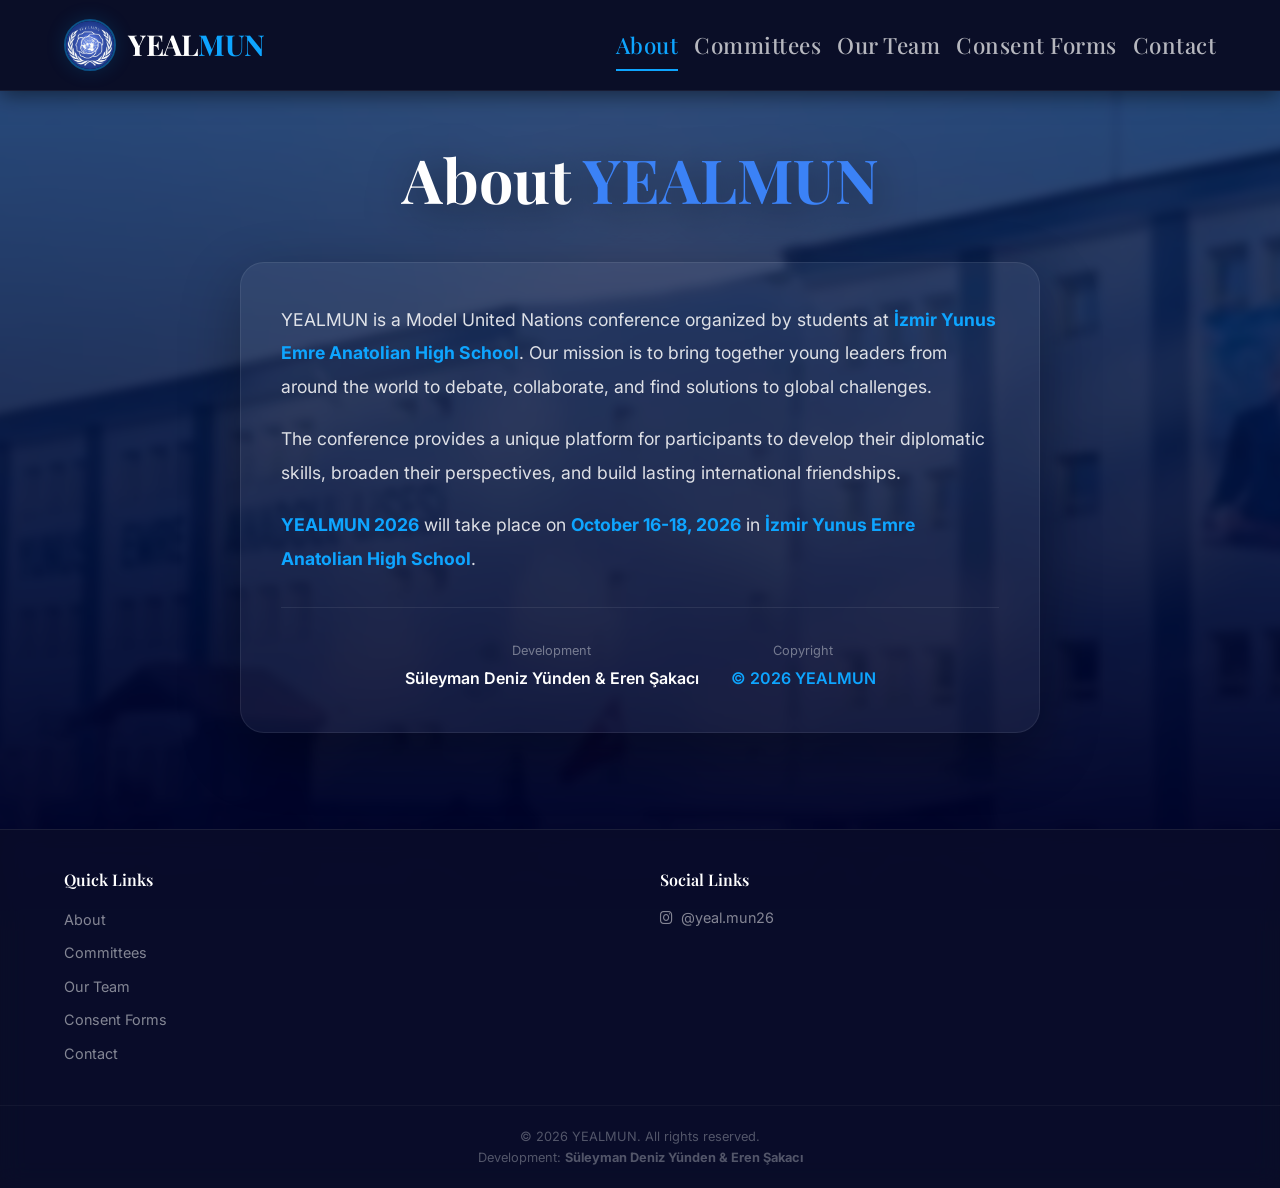
<file: about.html>
<!DOCTYPE html>
<html lang="en">
<head>
    <meta charset="UTF-8">
    <meta name="viewport" content="width=device-width, initial-scale=1.0">
    <title>YEALMUN – About</title>
    <link rel="icon" type="image/jpeg" href="assets/yealmun_logo.jpg">
    
    <link rel="preconnect" href="https://fonts.googleapis.com">
    <link rel="preconnect" href="https://fonts.gstatic.com" crossorigin>
    <link rel="preconnect" href="https://cdnjs.cloudflare.com">

    <link rel="stylesheet" href="css/style.css?v=20260807">
    <link rel="stylesheet" href="https://cdnjs.cloudflare.com/ajax/libs/font-awesome/6.0.0-beta3/css/all.min.css">
    <link href="https://fonts.googleapis.com/css2?family=Playfair+Display:wght@400;600;700&family=Inter:wght@300;400;500;600;700&display=swap" rel="stylesheet">
</head>
<body>
    <header class="site-header">
        <div class="container header-container">
            <div class="logo-area">
                <a href="index.html" class="logo-link">
                    <img src="assets/yealmun_logo.jpg" alt="YEALMUN Logo" class="logo-img">
                    <span class="logo-text">YEAL<span>MUN</span></span>
                </a>
            </div>
            <button class="mobile-menu-btn" id="mobileMenuBtn" aria-label="Toggle navigation"><i class="fas fa-bars"></i></button>
            <nav class="main-nav" aria-label="Main navigation">
                <ul class="nav-list">
                    <li><a href="about.html" class="nav-link active">About</a></li>
                    <li><a href="committees.html" class="nav-link">Committees</a></li>
                    <li><a href="team.html" class="nav-link">Our Team</a></li>
                    <li><a href="consent.html" class="nav-link">Consent Forms</a></li>
                    <li><a href="contact.html" class="nav-link">Contact</a></li>
                </ul>
            </nav>
        </div>
    </header>

    <main>
        <section class="page-section reveal">
            <div class="container">
                <div class="section-header reveal">
                    <h1>About <span>YEALMUN</span></h1>
                </div>

                <div class="reveal" style="max-width: 800px; margin: 0 auto; background: rgba(255,255,255,0.05); backdrop-filter: blur(12px); -webkit-backdrop-filter: blur(12px); border: 1px solid rgba(255,255,255,0.08); border-radius: 24px; padding: 2.5rem; box-shadow: 0 20px 60px rgba(0,0,0,0.3);">
                    <p style="font-size: 1.1rem; line-height: 1.9; color: rgba(255,255,255,0.85); margin-bottom: 1.2rem;">
                        YEALMUN is a Model United Nations conference organized by students at 
                        <strong style="color: #0ea5ff;">İzmir Yunus Emre Anatolian High School</strong>. Our mission is to bring together
                        young leaders from around the world to debate, collaborate, and find solutions to 
                        global challenges.
                    </p>
                    <p style="font-size: 1.1rem; line-height: 1.9; color: rgba(255,255,255,0.85); margin-bottom: 1.2rem;">
                        The conference provides a unique platform for participants to develop their diplomatic 
                        skills, broaden their perspectives, and build lasting international friendships.
                    </p>
                    <p style="font-size: 1.1rem; line-height: 1.9; color: rgba(255,255,255,0.85); margin-bottom: 1.2rem;">
                        <strong style="color: #0ea5ff;">YEALMUN 2026</strong> will take place on <strong style="color: #0ea5ff;">October 16-18, 2026</strong> 
                        in <strong style="color: #0ea5ff;">İzmir Yunus Emre Anatolian High School</strong>.
                    </p>

                    <hr style="margin: 2rem 0; border: none; border-top: 1px solid rgba(255,255,255,0.08);">

                    <div style="display: flex; flex-wrap: wrap; gap: 2rem; justify-content: center; text-align: center;">
                        <div>
                            <p style="font-size: 0.8rem; color: rgba(255,255,255,0.4); margin-bottom: 0.2rem;">Development</p>
                            <p style="font-size: 1rem; font-weight: 600; color: #ffffff;">Süleyman Deniz Yünden &amp; Eren Şakacı</p>
                        </div>
                        <div>
                            <p style="font-size: 0.8rem; color: rgba(255,255,255,0.4); margin-bottom: 0.2rem;">Copyright</p>
                            <p style="font-size: 1rem; font-weight: 600; color: #0ea5ff;">© 2026 YEALMUN</p>
                        </div>
                    </div>
                </div>
            </div>
        </section>
    </main>

    <footer class="site-footer">
        <div class="container footer-container">
            <div class="footer-col">
                <h4>Quick Links</h4>
                <ul>
                    <li><a href="about.html">About</a></li>
                    <li><a href="committees.html">Committees</a></li>
                    <li><a href="team.html">Our Team</a></li>
                    <li><a href="consent.html">Consent Forms</a></li>
                    <li><a href="contact.html">Contact</a></li>
                </ul>
            </div>
            <div class="footer-col">
                <h4>Social Links</h4>
                <ul class="social-links">
                    <li><a href="https://www.instagram.com/yeal.mun26" target="_blank"><i class="fab fa-instagram"></i> @yeal.mun26</a></li>
                </ul>
            </div>
        </div>
        <div class="footer-bottom">
            <p>&copy; 2026 YEALMUN. All rights reserved.</p>
            <p class="credit">Development: <strong>Süleyman Deniz Yünden &amp; Eren Şakacı</strong></p>
        </div>
    </footer>

    <script src="js/scripts.js?v=20260807"></script>
</body>
</html>
</file>
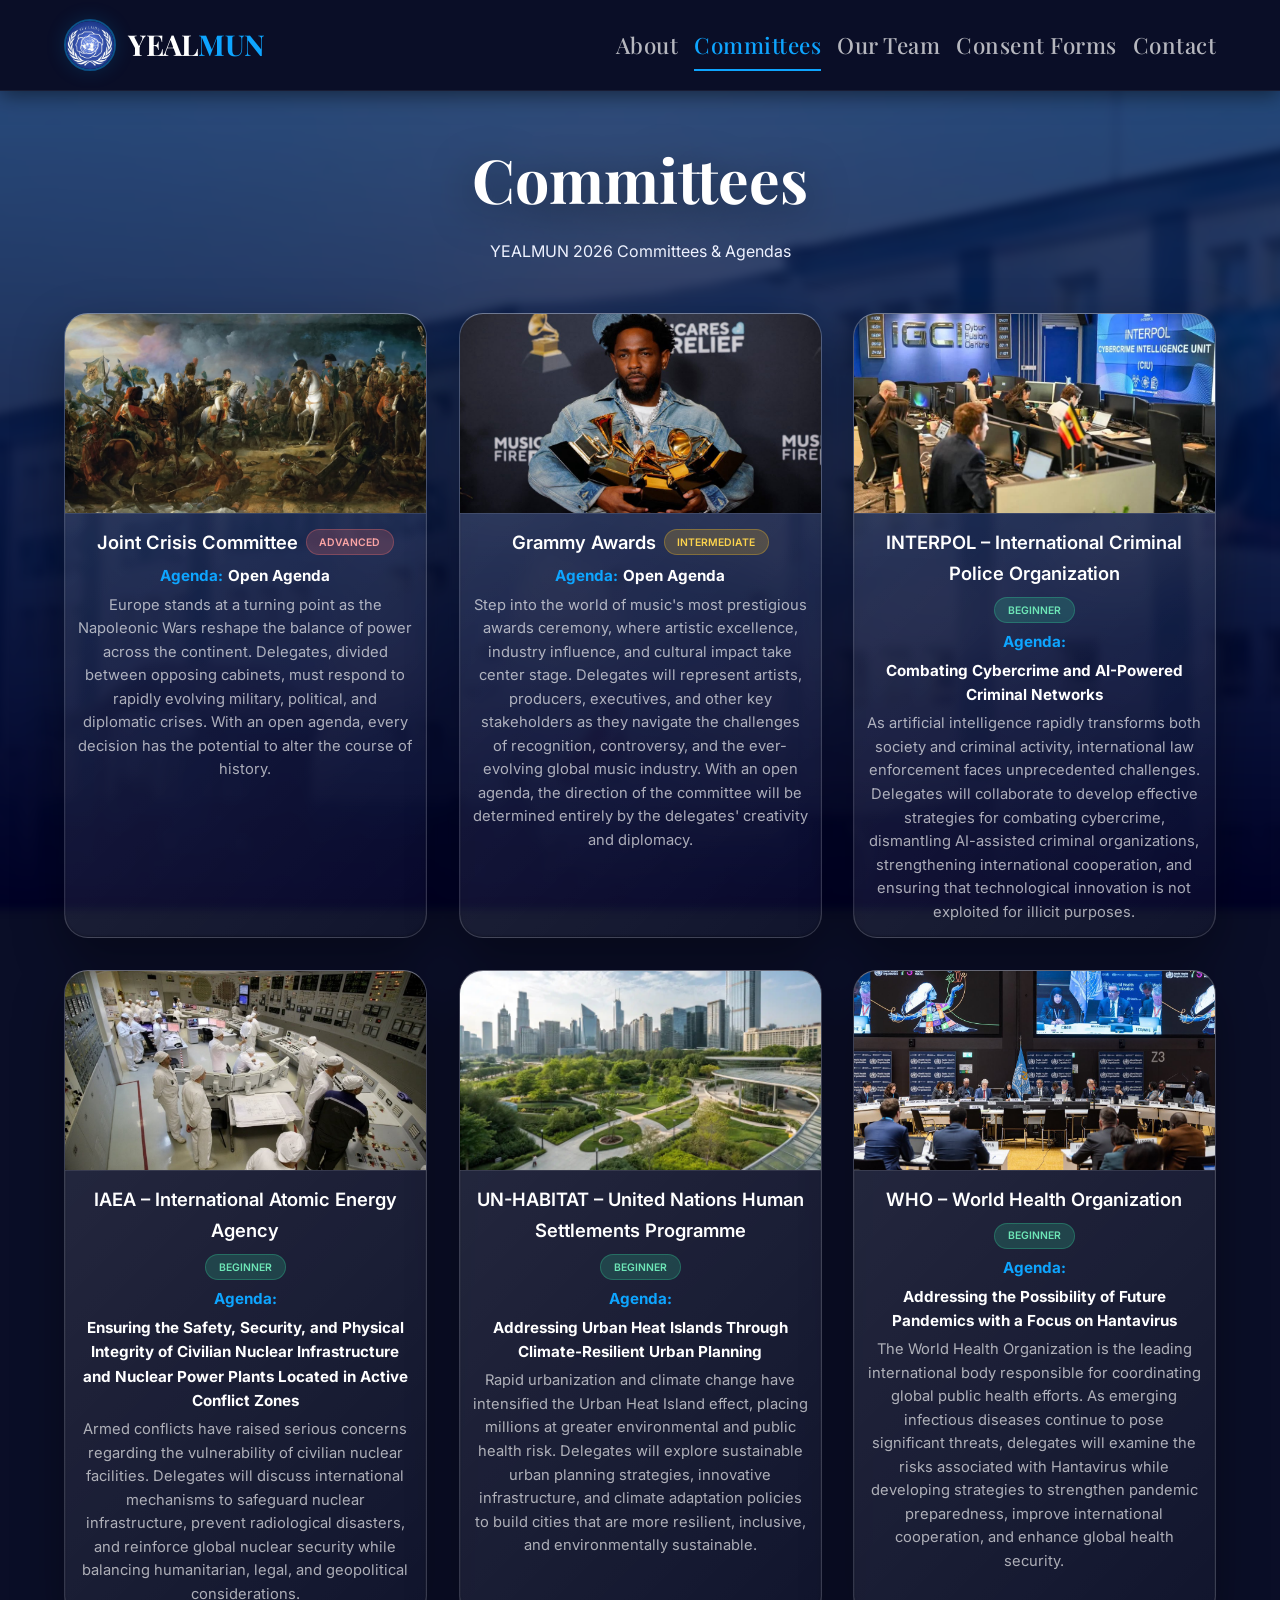
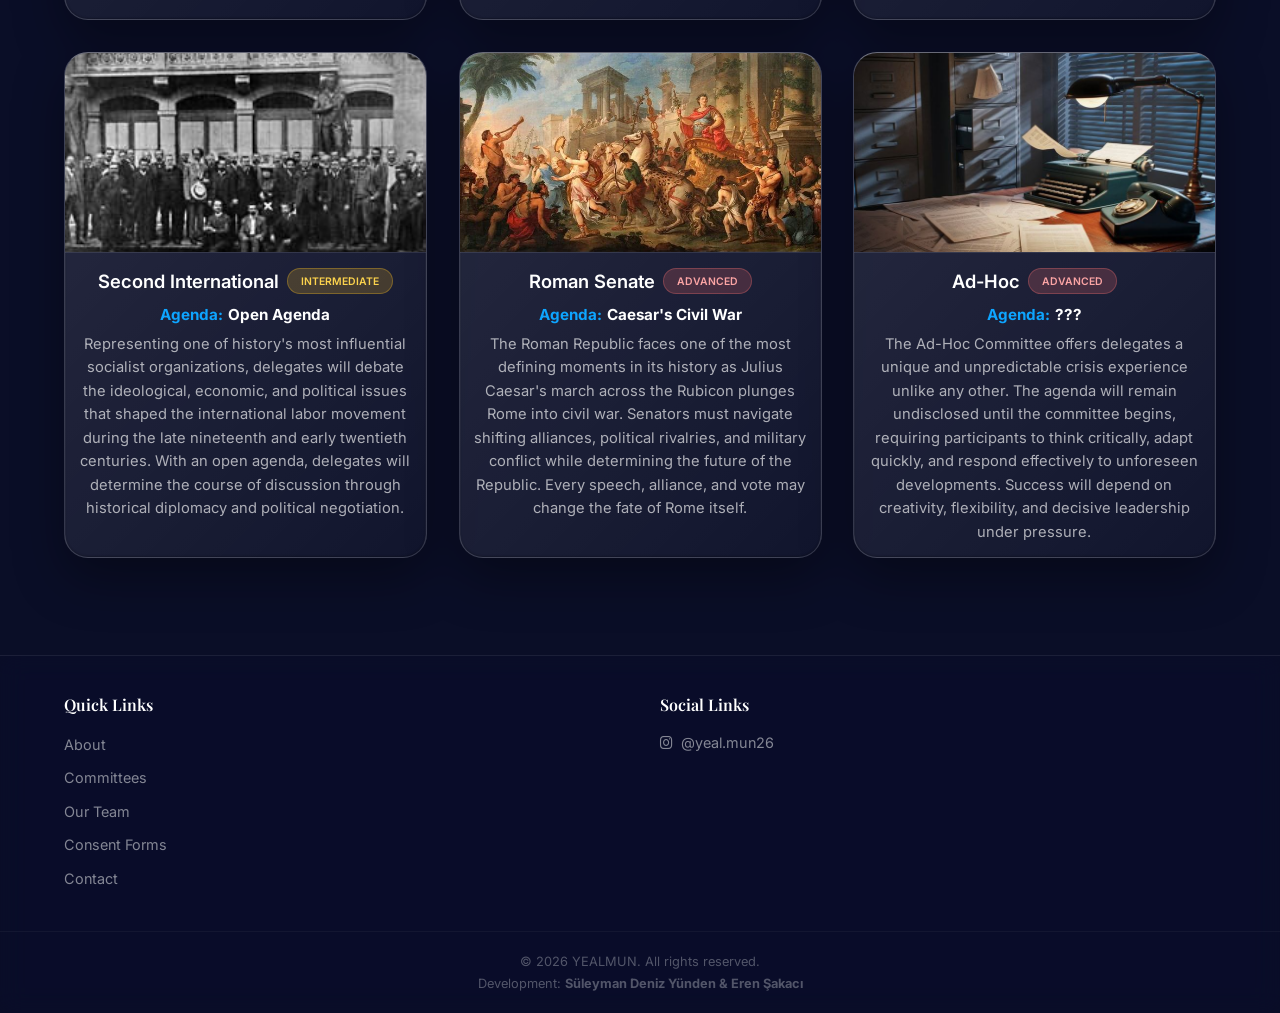
<file: committees.html>
<!DOCTYPE html>
<html lang="en">
<head>
    <meta charset="UTF-8">
    <meta name="viewport" content="width=device-width, initial-scale=1.0">
    <meta http-equiv="Cache-Control" content="no-cache, no-store, must-revalidate">
    <meta http-equiv="Pragma" content="no-cache">
    <meta http-equiv="Expires" content="0">
    <meta name="description" content="YEALMUN 2026 Committees and agendas.">
    <meta name="theme-color" content="#050507">
    
    <title>YEALMUN – Committees</title>
    <link rel="icon" type="image/jpeg" href="assets/yealmun_logo.jpg">
    <link rel="stylesheet" href="css/style.css?v=20260807">
    <link rel="stylesheet" href="https://cdnjs.cloudflare.com/ajax/libs/font-awesome/6.0.0-beta3/css/all.min.css">
    <link href="https://fonts.googleapis.com/css2?family=Playfair+Display:wght@400;600;700&family=Inter:wght@300;400;500;600;700&display=swap" rel="stylesheet">
</head>
<body>
    <header class="site-header">
        <div class="container header-container">
            <div class="logo-area">
                <a href="index.html" class="logo-link">
                    <img src="assets/yealmun_logo.jpg" alt="YEALMUN Logo" class="logo-img">
                    <span class="logo-text">YEAL<span>MUN</span></span>
                </a>
            </div>
            <button class="mobile-menu-btn" id="mobileMenuBtn" aria-label="Toggle navigation"><i class="fas fa-bars"></i></button>
            <nav class="main-nav" aria-label="Main navigation">
                <ul class="nav-list">
                    <li><a href="about.html" class="nav-link">About</a></li>
                    <li><a href="committees.html" class="nav-link active">Committees</a></li>
                    <li><a href="team.html" class="nav-link">Our Team</a></li>
                    <li><a href="consent.html" class="nav-link">Consent Forms</a></li>
                    <li><a href="contact.html" class="nav-link">Contact</a></li>
                </ul>
            </nav>
        </div>
    </header>

    <main>
        <section class="page-section reveal">
            <div class="container">
                <div class="section-header reveal">
                    <h1>Committees</h1>
                    <p>YEALMUN 2026 Committees &amp; Agendas</p>
                </div>

                <div class="committees-grid">

                    <!-- 1. Joint Crisis Committee – Advanced -->
                    <div class="committee-card-item reveal">
                        <img src="assets/joint_crisis.jpeg" alt="Joint Crisis Committee" class="committee-image">
                        <h3>Joint Crisis Committee <span class="difficulty advanced">Advanced</span></h3>
                        <div class="committee-agenda">
                            <div class="agenda-header">
                                <span class="agenda-label"><strong>Agenda:</strong></span>
                                <span class="agenda-title"><strong>Open Agenda</strong></span>
                            </div>
                            <p>Europe stands at a turning point as the Napoleonic Wars reshape the balance of power across the continent. Delegates, divided between opposing cabinets, must respond to rapidly evolving military, political, and diplomatic crises. With an open agenda, every decision has the potential to alter the course of history.</p>
                        </div>
                    </div>

                    <!-- 2. Grammy Awards – Intermediate -->
                    <div class="committee-card-item reveal">
                        <img src="assets/grammy_awards.jpeg" alt="Grammy Awards" class="committee-image">
                        <h3>Grammy Awards <span class="difficulty intermediate">Intermediate</span></h3>
                        <div class="committee-agenda">
                            <div class="agenda-header">
                                <span class="agenda-label"><strong>Agenda:</strong></span>
                                <span class="agenda-title"><strong>Open Agenda</strong></span>
                            </div>
                            <p>Step into the world of music's most prestigious awards ceremony, where artistic excellence, industry influence, and cultural impact take center stage. Delegates will represent artists, producers, executives, and other key stakeholders as they navigate the challenges of recognition, controversy, and the ever-evolving global music industry. With an open agenda, the direction of the committee will be determined entirely by the delegates' creativity and diplomacy.</p>
                        </div>
                    </div>

                    <!-- 3. INTERPOL – Beginner -->
                    <div class="committee-card-item reveal">
                        <img src="assets/interpol_international_criminal_police_organization.jpeg" alt="INTERPOL" class="committee-image">
                        <h3>INTERPOL – International Criminal Police Organization <span class="difficulty beginner">Beginner</span></h3>
                        <div class="committee-agenda">
                            <div class="agenda-header">
                                <span class="agenda-label"><strong>Agenda:</strong></span>
                                <span class="agenda-title"><strong>Combating Cybercrime and AI-Powered Criminal Networks</strong></span>
                            </div>
                            <p>As artificial intelligence rapidly transforms both society and criminal activity, international law enforcement faces unprecedented challenges. Delegates will collaborate to develop effective strategies for combating cybercrime, dismantling AI-assisted criminal organizations, strengthening international cooperation, and ensuring that technological innovation is not exploited for illicit purposes.</p>
                        </div>
                    </div>

                    <!-- 4. IAEA – Beginner -->
                    <div class="committee-card-item reveal">
                        <img src="assets/IAEA_international.jpeg" alt="IAEA" class="committee-image">
                        <h3>IAEA – International Atomic Energy Agency <span class="difficulty beginner">Beginner</span></h3>
                        <div class="committee-agenda">
                            <div class="agenda-header">
                                <span class="agenda-label"><strong>Agenda:</strong></span>
                                <span class="agenda-title"><strong>Ensuring the Safety, Security, and Physical Integrity of Civilian Nuclear Infrastructure and Nuclear Power Plants Located in Active Conflict Zones</strong></span>
                            </div>
                            <p>Armed conflicts have raised serious concerns regarding the vulnerability of civilian nuclear facilities. Delegates will discuss international mechanisms to safeguard nuclear infrastructure, prevent radiological disasters, and reinforce global nuclear security while balancing humanitarian, legal, and geopolitical considerations.</p>
                        </div>
                    </div>

                    <!-- 5. UN-HABITAT – Beginner -->
                    <div class="committee-card-item reveal">
                        <img src="assets/UNHABITAT.jpeg" alt="UN-HABITAT" class="committee-image">
                        <h3>UN-HABITAT – United Nations Human Settlements Programme <span class="difficulty beginner">Beginner</span></h3>
                        <div class="committee-agenda">
                            <div class="agenda-header">
                                <span class="agenda-label"><strong>Agenda:</strong></span>
                                <span class="agenda-title"><strong>Addressing Urban Heat Islands Through Climate-Resilient Urban Planning</strong></span>
                            </div>
                            <p>Rapid urbanization and climate change have intensified the Urban Heat Island effect, placing millions at greater environmental and public health risk. Delegates will explore sustainable urban planning strategies, innovative infrastructure, and climate adaptation policies to build cities that are more resilient, inclusive, and environmentally sustainable.</p>
                        </div>
                    </div>

                    <!-- 6. WHO – Beginner -->
                    <div class="committee-card-item reveal">
                        <img src="assets/WHO.jpeg" alt="WHO" class="committee-image">
                        <h3>WHO – World Health Organization <span class="difficulty beginner">Beginner</span></h3>
                        <div class="committee-agenda">
                            <div class="agenda-header">
                                <span class="agenda-label"><strong>Agenda:</strong></span>
                                <span class="agenda-title"><strong>Addressing the Possibility of Future Pandemics with a Focus on Hantavirus</strong></span>
                            </div>
                            <p>The World Health Organization is the leading international body responsible for coordinating global public health efforts. As emerging infectious diseases continue to pose significant threats, delegates will examine the risks associated with Hantavirus while developing strategies to strengthen pandemic preparedness, improve international cooperation, and enhance global health security.</p>
                        </div>
                    </div>

                    <!-- 7. Second International – Intermediate -->
                    <div class="committee-card-item reveal">
                        <img src="assets/second_international.png" alt="Second International" class="committee-image">
                        <h3>Second International <span class="difficulty intermediate">Intermediate</span></h3>
                        <div class="committee-agenda">
                            <div class="agenda-header">
                                <span class="agenda-label"><strong>Agenda:</strong></span>
                                <span class="agenda-title"><strong>Open Agenda</strong></span>
                            </div>
                            <p>Representing one of history's most influential socialist organizations, delegates will debate the ideological, economic, and political issues that shaped the international labor movement during the late nineteenth and early twentieth centuries. With an open agenda, delegates will determine the course of discussion through historical diplomacy and political negotiation.</p>
                        </div>
                    </div>

                    <!-- 8. Roman Senate – Advanced -->
                    <div class="committee-card-item reveal">
                        <img src="assets/roman_senate.jpeg" alt="Roman Senate" class="committee-image">
                        <h3>Roman Senate <span class="difficulty advanced">Advanced</span></h3>
                        <div class="committee-agenda">
                            <div class="agenda-header">
                                <span class="agenda-label"><strong>Agenda:</strong></span>
                                <span class="agenda-title"><strong>Caesar's Civil War</strong></span>
                            </div>
                            <p>The Roman Republic faces one of the most defining moments in its history as Julius Caesar's march across the Rubicon plunges Rome into civil war. Senators must navigate shifting alliances, political rivalries, and military conflict while determining the future of the Republic. Every speech, alliance, and vote may change the fate of Rome itself.</p>
                        </div>
                    </div>

                    <!-- 9. Ad-Hoc – Advanced -->
                    <div class="committee-card-item reveal">
                        <img src="assets/adhoc.jpeg" alt="Ad-Hoc" class="committee-image">
                        <h3>Ad-Hoc <span class="difficulty advanced">Advanced</span></h3>
                        <div class="committee-agenda">
                            <div class="agenda-header">
                                <span class="agenda-label"><strong>Agenda:</strong></span>
                                <span class="agenda-title"><strong>???</strong></span>
                            </div>
                            <p>The Ad-Hoc Committee offers delegates a unique and unpredictable crisis experience unlike any other. The agenda will remain undisclosed until the committee begins, requiring participants to think critically, adapt quickly, and respond effectively to unforeseen developments. Success will depend on creativity, flexibility, and decisive leadership under pressure.</p>
                        </div>
                    </div>

                </div>
            </div>
        </section>
    </main>

    <footer class="site-footer">
        <div class="container footer-container">
            <div class="footer-col">
                <h4>Quick Links</h4>
                <ul>
                    <li><a href="about.html">About</a></li>
                    <li><a href="committees.html">Committees</a></li>
                    <li><a href="team.html">Our Team</a></li>
                    <li><a href="consent.html">Consent Forms</a></li>
                    <li><a href="contact.html">Contact</a></li>
                </ul>
            </div>
            <div class="footer-col">
                <h4>Social Links</h4>
                <ul class="social-links">
                    <li><a href="https://www.instagram.com/yeal.mun26" target="_blank"><i class="fab fa-instagram"></i> @yeal.mun26</a></li>
                </ul>
            </div>
        </div>
        <div class="footer-bottom">
            <p>&copy; 2026 YEALMUN. All rights reserved.</p>
            <p class="credit">Development: <strong>Süleyman Deniz Yünden &amp; Eren Şakacı</strong></p>
        </div>
    </footer>

    <script src="js/scripts.js?v=20260807"></script>
</body>
</html>
</file>
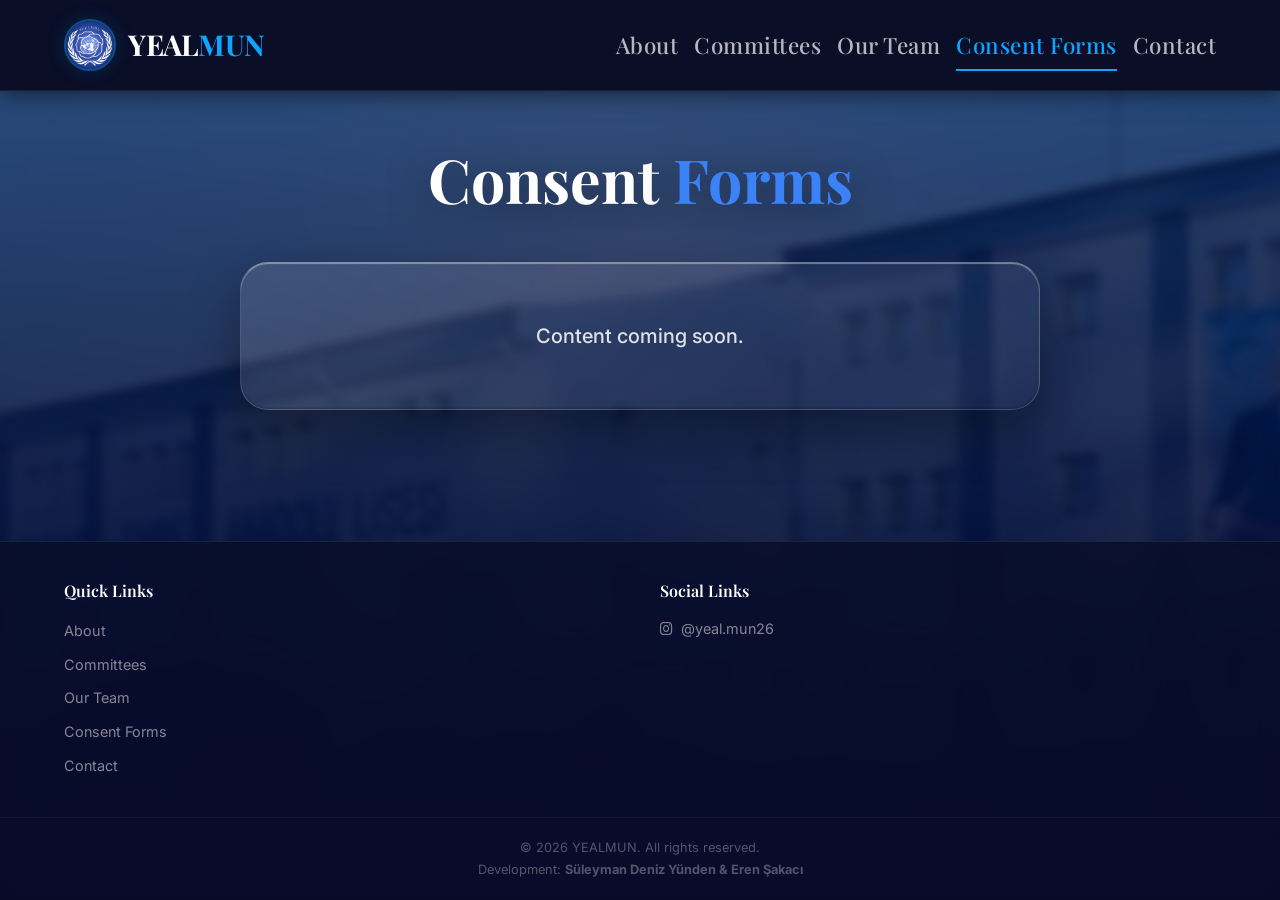
<file: consent.html>
<!DOCTYPE html>
<html lang="en">
<head>
    <meta charset="UTF-8">
    <meta name="viewport" content="width=device-width, initial-scale=1.0">

    <title>YEALMUN – Consent Forms</title>
    <link rel="icon" type="image/jpeg" href="assets/yealmun_logo.jpg">
    
    <link rel="preconnect" href="https://fonts.googleapis.com">
    <link rel="preconnect" href="https://fonts.gstatic.com" crossorigin>
    <link rel="preconnect" href="https://cdnjs.cloudflare.com">

    <link rel="stylesheet" href="css/style.css?v=20260807">
    <link rel="stylesheet" href="https://cdnjs.cloudflare.com/ajax/libs/font-awesome/6.0.0-beta3/css/all.min.css">
    <link href="https://fonts.googleapis.com/css2?family=Playfair+Display:wght@400;600;700&family=Inter:wght@300;400;500;600;700&display=swap" rel="stylesheet">
</head>
<body>
    <header class="site-header">
        <div class="container header-container">
            <div class="logo-area">
                <a href="index.html" class="logo-link">
                    <img src="assets/yealmun_logo.jpg" alt="YEALMUN Logo" class="logo-img">
                    <span class="logo-text">YEAL<span>MUN</span></span>
                </a>
            </div>
            <button class="mobile-menu-btn" id="mobileMenuBtn" aria-label="Toggle navigation"><i class="fas fa-bars"></i></button>
            <nav class="main-nav" aria-label="Main navigation">
                <ul class="nav-list">
                    <li><a href="about.html" class="nav-link">About</a></li>
                    <li><a href="committees.html" class="nav-link">Committees</a></li>
                    <li><a href="team.html" class="nav-link">Our Team</a></li>
                    <li><a href="consent.html" class="nav-link active">Consent Forms</a></li>
                    <li><a href="contact.html" class="nav-link">Contact</a></li>
                </ul>
            </nav>
        </div>
    </header>

    <main>
        <section class="page-section reveal">
            <div class="container">
                <div class="section-header">
                    <h1>Consent <span>Forms</span></h1>
                </div>
                <div class="about-card" style="text-align: center; padding: 3.5rem 2rem;">
                    <p style="font-size: 1.25rem; color: rgba(255, 255, 255, 0.85); font-weight: 500; margin: 0;">Content coming soon.</p>
                </div>
            </div>
        </section>
    </main>

    <footer class="site-footer">
        <div class="container footer-container">
            <div class="footer-col">
                <h4>Quick Links</h4>
                <ul>
                    <li><a href="about.html">About</a></li>
                    <li><a href="committees.html">Committees</a></li>
                    <li><a href="team.html">Our Team</a></li>
                    <li><a href="consent.html">Consent Forms</a></li>
                    <li><a href="contact.html">Contact</a></li>
                </ul>
            </div>
            <div class="footer-col">
                <h4>Social Links</h4>
                <ul class="social-links">
                    <li><a href="https://www.instagram.com/yeal.mun26" target="_blank"><i class="fab fa-instagram"></i> @yeal.mun26</a></li>
                </ul>
            </div>
        </div>
        <div class="footer-bottom">
            <p>&copy; 2026 YEALMUN. All rights reserved.</p>
            <p class="credit">Development: <strong>Süleyman Deniz Yünden &amp; Eren Şakacı</strong></p>
        </div>
    </footer>

    <script src="js/scripts.js?v=20260807"></script>
</body>
</html>
</file>
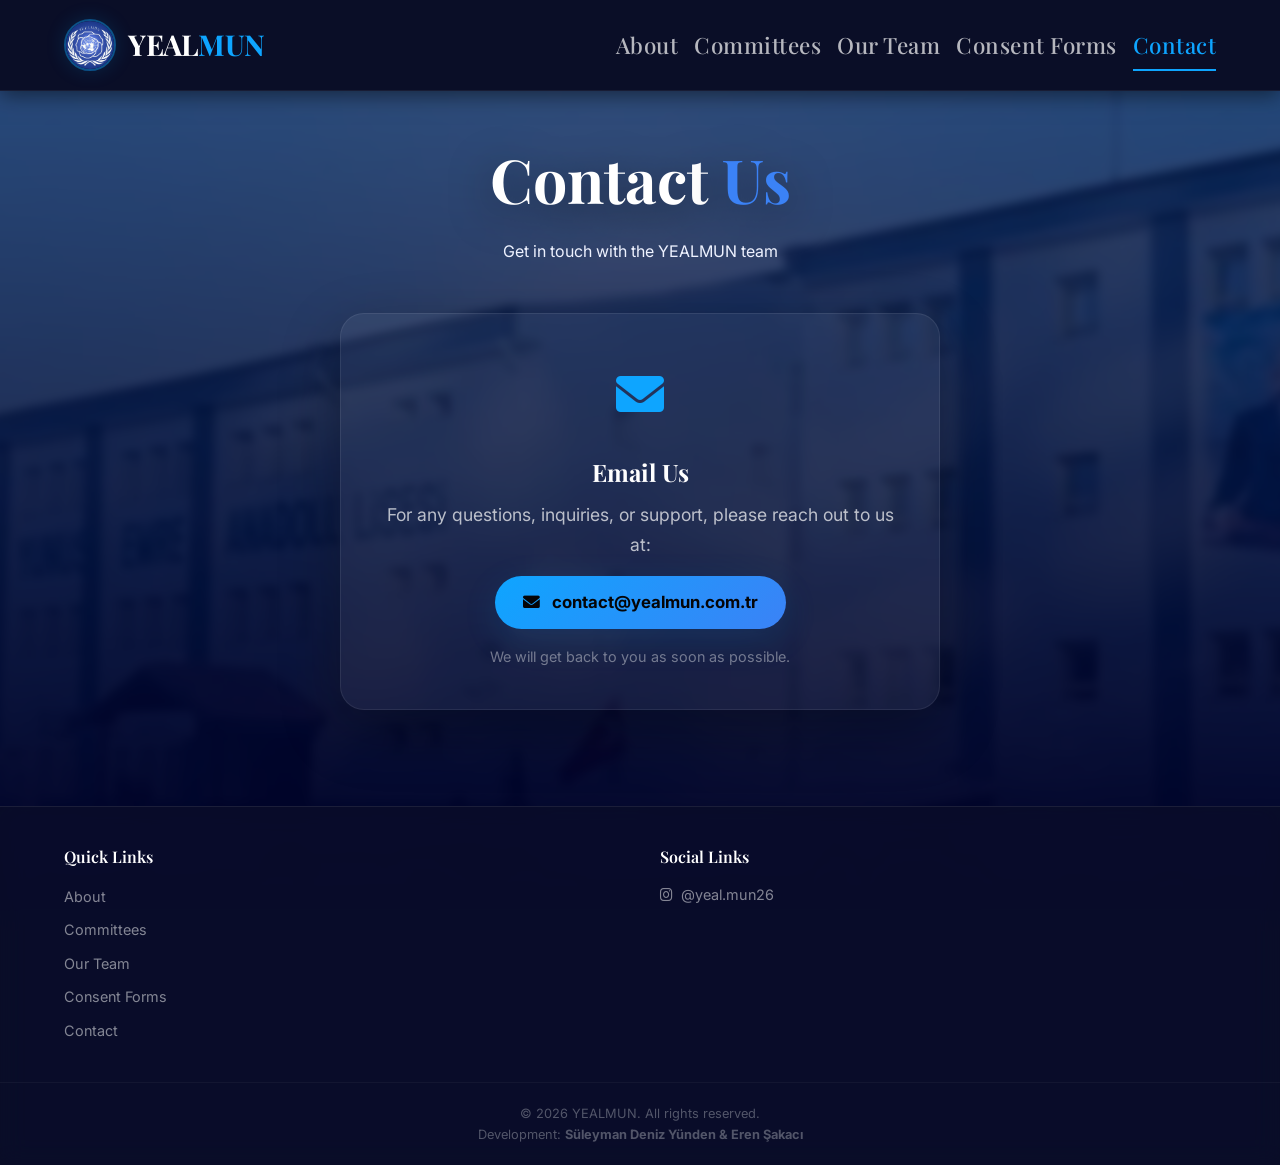
<file: contact.html>
<!DOCTYPE html>
<html lang="en">
<head>
    <meta charset="UTF-8">
    <meta name="viewport" content="width=device-width, initial-scale=1.0">
    <title>YEALMUN – Contact</title>
    <link rel="icon" type="image/jpeg" href="assets/yealmun_logo.jpg">
    
    <link rel="preconnect" href="https://fonts.googleapis.com">
    <link rel="preconnect" href="https://fonts.gstatic.com" crossorigin>
    <link rel="preconnect" href="https://cdnjs.cloudflare.com">

    <link rel="stylesheet" href="css/style.css?v=20260807">
    <link rel="stylesheet" href="https://cdnjs.cloudflare.com/ajax/libs/font-awesome/6.0.0-beta3/css/all.min.css">
    <link href="https://fonts.googleapis.com/css2?family=Playfair+Display:wght@400;600;700&family=Inter:wght@300;400;500;600;700&display=swap" rel="stylesheet">
</head>
<body>
    <header class="site-header">
        <div class="container header-container">
            <div class="logo-area">
                <a href="index.html" class="logo-link">
                    <img src="assets/yealmun_logo.jpg" alt="YEALMUN Logo" class="logo-img">
                    <span class="logo-text">YEAL<span>MUN</span></span>
                </a>
            </div>
            <button class="mobile-menu-btn" id="mobileMenuBtn" aria-label="Toggle navigation"><i class="fas fa-bars"></i></button>
            <nav class="main-nav" aria-label="Main navigation">
                <ul class="nav-list">
                    <li><a href="about.html" class="nav-link">About</a></li>
                    <li><a href="committees.html" class="nav-link">Committees</a></li>
                    <li><a href="team.html" class="nav-link">Our Team</a></li>
                    <li><a href="consent.html" class="nav-link">Consent Forms</a></li>
                    <li><a href="contact.html" class="nav-link active">Contact</a></li>
                </ul>
            </nav>
        </div>
    </header>

    <main>
        <section class="page-section reveal">
            <div class="container">
                <div class="section-header reveal">
                    <h1>Contact <span>Us</span></h1>
                    <p>Get in touch with the YEALMUN team</p>
                </div>

                <div class="reveal" style="max-width: 600px; margin: 0 auto; background: rgba(255,255,255,0.05); backdrop-filter: blur(12px); -webkit-backdrop-filter: blur(12px); border: 1px solid rgba(255,255,255,0.08); border-radius: 24px; padding: 2.5rem; text-align: center; box-shadow: 0 20px 60px rgba(0,0,0,0.3);">
                    <div style="font-size: 3rem; color: #0ea5ff; margin-bottom: 1rem;">
                        <i class="fas fa-envelope"></i>
                    </div>
                    <h2 style="font-family: 'Playfair Display', serif; color: #ffffff; font-size: 1.5rem; margin-bottom: 0.5rem;">Email Us</h2>
                    <p style="color: rgba(255,255,255,0.7); font-size: 1.1rem; margin-bottom: 1rem;">
                        For any questions, inquiries, or support, please reach out to us at:
                    </p>
                    <a href="mailto:contact@yealmun.com.tr" style="display: inline-block; background: linear-gradient(135deg, #0ea5ff, #3b82f6); color: #050507; padding: 12px 28px; border-radius: 48px; text-decoration: none; font-weight: 700; font-size: 1.05rem; transition: all 0.25s ease; box-shadow: 0 10px 36px rgba(14,165,255,0.12);">
                        <i class="fas fa-envelope" style="margin-right: 8px;"></i> contact@yealmun.com.tr
                    </a>
                    <p style="color: rgba(255,255,255,0.4); font-size: 0.9rem; margin-top: 1rem;">
                        We will get back to you as soon as possible.
                    </p>
                </div>
            </div>
        </section>
    </main>

    <footer class="site-footer">
        <div class="container footer-container">
            <div class="footer-col">
                <h4>Quick Links</h4>
                <ul>
                    <li><a href="about.html">About</a></li>
                    <li><a href="committees.html">Committees</a></li>
                    <li><a href="team.html">Our Team</a></li>
                    <li><a href="consent.html">Consent Forms</a></li>
                    <li><a href="contact.html">Contact</a></li>
                </ul>
            </div>
            <div class="footer-col">
                <h4>Social Links</h4>
                <ul class="social-links">
                    <li><a href="https://www.instagram.com/yeal.mun26" target="_blank"><i class="fab fa-instagram"></i> @yeal.mun26</a></li>
                </ul>
            </div>
        </div>
        <div class="footer-bottom">
            <p>&copy; 2026 YEALMUN. All rights reserved.</p>
            <p class="credit">Development: <strong>Süleyman Deniz Yünden &amp; Eren Şakacı</strong></p>
        </div>
    </footer>

    <script src="js/scripts.js?v=20260807"></script>
</body>
</html>
</file>
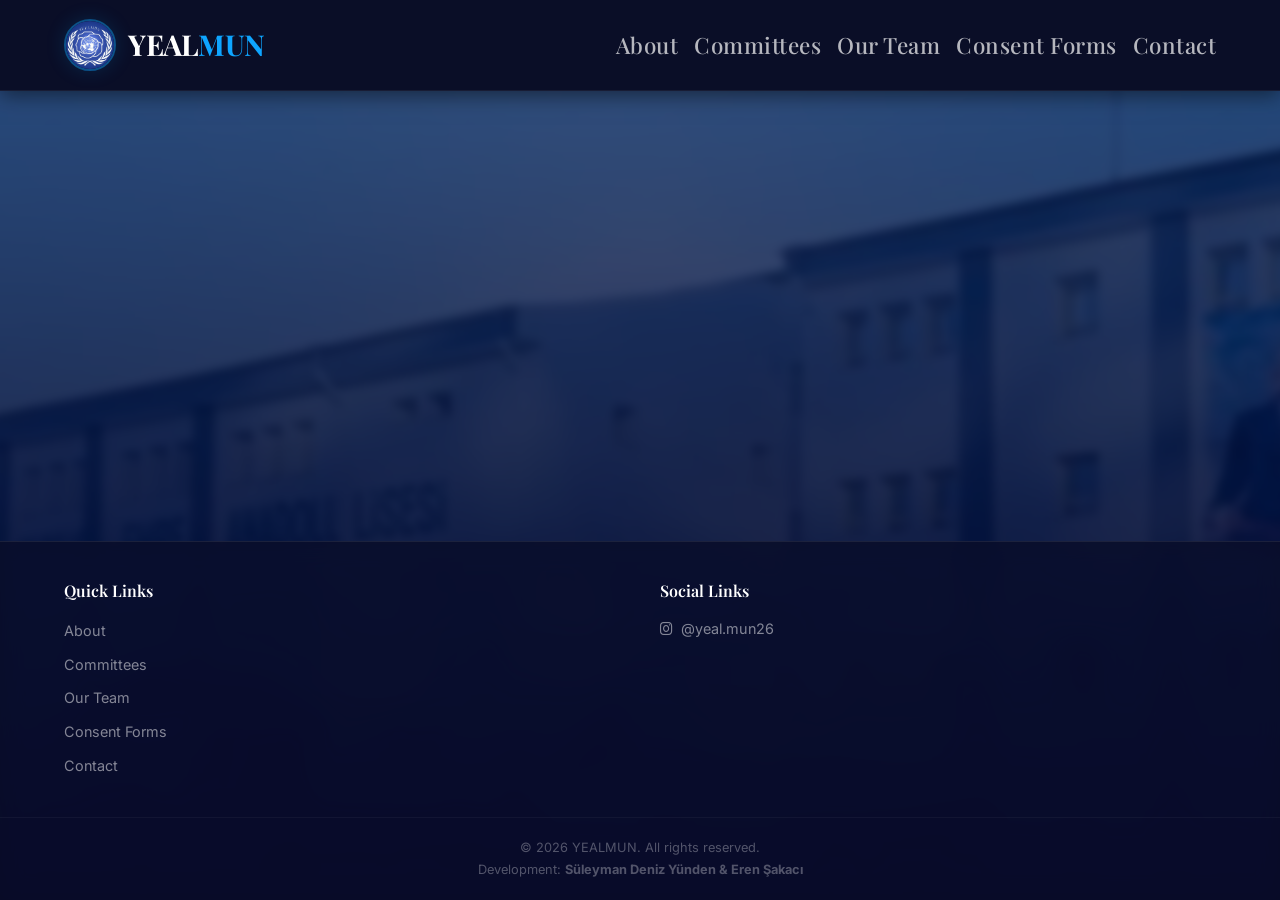
<file: rop.html>
<!DOCTYPE html>
<html lang="en">
<head>
    <meta charset="UTF-8">
    <meta name="viewport" content="width=device-width, initial-scale=1.0">
    <meta http-equiv="Cache-Control" content="no-cache, no-store, must-revalidate">
    <meta http-equiv="Pragma" content="no-cache">
    <meta http-equiv="Expires" content="0">
    <meta name="description" content="Rules of Procedure for YEALMUN 2026.">
    <title>YEALMUN – ROP</title>
    <link rel="icon" type="image/jpeg" href="assets/yealmun_logo.jpg">
    <link rel="stylesheet" href="css/style.css?v=20260807">
    <link rel="stylesheet" href="https://cdnjs.cloudflare.com/ajax/libs/font-awesome/6.0.0-beta3/css/all.min.css">
    <link href="https://fonts.googleapis.com/css2?family=Playfair+Display:wght@400;600;700&family=Inter:wght@300;400;500;600;700&display=swap" rel="stylesheet">
</head>
<body>
    <header class="site-header">
        <div class="container header-container">
            <div class="logo-area">
                <a href="index.html" class="logo-link">
                    <img src="assets/yealmun_logo.jpg" alt="YEALMUN Logo" class="logo-img">
                    <span class="logo-text">YEAL<span>MUN</span></span>
                </a>
            </div>
            <button class="mobile-menu-btn" id="mobileMenuBtn" aria-label="Toggle navigation"><i class="fas fa-bars"></i></button>
            <nav class="main-nav" aria-label="Main navigation">
                <ul class="nav-list">
                    <li><a href="about.html" class="nav-link">About</a></li>
                    <li><a href="committees.html" class="nav-link">Committees</a></li>
                    <li><a href="team.html" class="nav-link">Our Team</a></li>
                    <li><a href="consent.html" class="nav-link">Consent Forms</a></li>
                    <li><a href="contact.html" class="nav-link">Contact</a></li>
                </ul>
            </nav>
        </div>
    </header>

    <main>
        <section class="page-placeholder reveal">
            <div class="container">
                <h1>YEALMUN Rules of <span>Procedure</span></h1>
                <p>Content coming soon.</p>
            </div>
        </section>
    </main>

    <footer class="site-footer">
        <div class="container footer-container">
            <div class="footer-col">
                <h4>Quick Links</h4>
                <ul>
                    <li><a href="about.html">About</a></li>
                    <li><a href="committees.html">Committees</a></li>
                    <li><a href="team.html">Our Team</a></li>
                    <li><a href="consent.html">Consent Forms</a></li>
                    <li><a href="contact.html">Contact</a></li>
                </ul>
            </div>
            <div class="footer-col">
                <h4>Social Links</h4>
                <ul class="social-links">
                    <li><a href="https://www.instagram.com/yeal.mun26" target="_blank"><i class="fab fa-instagram"></i> @yeal.mun26</a></li>
                </ul>
            </div>
        </div>
        <div class="footer-bottom">
            <p>&copy; 2026 YEALMUN. All rights reserved.</p>
            <p class="credit">Development: <strong>Süleyman Deniz Yünden &amp; Eren Şakacı</strong></p>
        </div>
    </footer>

    <script src="js/scripts.js?v=20260807"></script>
</body>
</html>
</file>
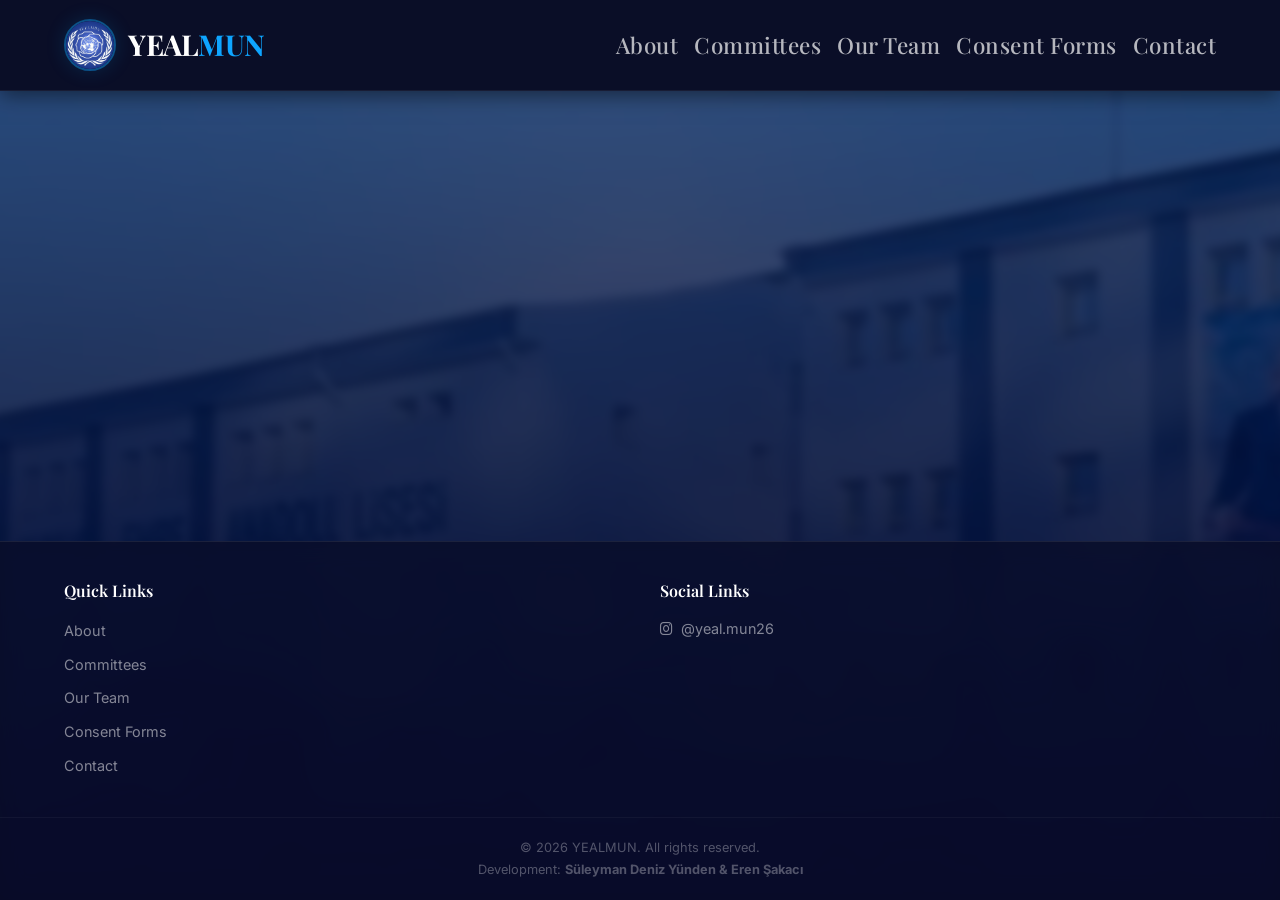
<file: schedule.html>
<!DOCTYPE html>
<html lang="en">
<head>
    <meta charset="UTF-8">
    <meta name="viewport" content="width=device-width, initial-scale=1.0">
    <meta name="description" content="Schedule for YEALMUN 2026: event dates and agenda.">
    <title>YEALMUN – Schedule</title>
    <link rel="icon" type="image/jpeg" href="assets/yealmun_logo.jpeg">
    
    <link rel="preconnect" href="https://fonts.googleapis.com">
    <link rel="preconnect" href="https://fonts.gstatic.com" crossorigin>
    <link rel="preconnect" href="https://cdnjs.cloudflare.com">

    <link rel="stylesheet" href="css/style.css?v=20260807">
    <link rel="stylesheet" href="https://cdnjs.cloudflare.com/ajax/libs/font-awesome/6.0.0-beta3/css/all.min.css">
    <link href="https://fonts.googleapis.com/css2?family=Playfair+Display:wght@400;600;700&family=Inter:wght@300;400;500;600;700&display=swap" rel="stylesheet">
</head>
<body>
    <header class="site-header">
        <div class="container header-container">
            <div class="logo-area">
                <a href="index.html" class="logo-link">
                    <img src="assets/yealmun_logo.jpeg" alt="YEALMUN Logo" class="logo-img">
                    <span class="logo-text">YEAL<span>MUN</span></span>
                </a>
            </div>
            <button class="mobile-menu-btn" id="mobileMenuBtn" aria-label="Toggle navigation"><i class="fas fa-bars"></i></button>
            <nav class="main-nav" aria-label="Main navigation">
                <ul class="nav-list">
                    <li><a href="about.html" class="nav-link">About</a></li>
                    <li><a href="committees.html" class="nav-link">Committees</a></li>
                    <li><a href="team.html" class="nav-link">Our Team</a></li>
                    <li><a href="consent.html" class="nav-link">Consent Forms</a></li>
                    <li><a href="contact.html" class="nav-link">Contact</a></li>
                </ul>
            </nav>
        </div>
    </header>

    <main>
        <section class="page-placeholder reveal">
            <div class="container">
                <h1>Schedule</h1>
                <p>Conference schedule will be announced soon.</p>
            </div>
        </section>
    </main>

    <footer class="site-footer">
        <div class="container footer-container">
            <div class="footer-col">
                <h4>Quick Links</h4>
                <ul>
                    <li><a href="about.html">About</a></li>
                    <li><a href="committees.html">Committees</a></li>
                    <li><a href="team.html">Our Team</a></li>
                    <li><a href="consent.html">Consent Forms</a></li>
                    <li><a href="contact.html">Contact</a></li>
                </ul>
            </div>
            <div class="footer-col">
                <h4>Social Links</h4>
                <ul class="social-links">
                    <li><a href="https://www.instagram.com/yeal.mun26" target="_blank"><i class="fab fa-instagram"></i> @yeal.mun26</a></li>
                </ul>
            </div>
        </div>
        <div class="footer-bottom">
            <p>&copy; 2026 YEALMUN. All rights reserved.</p>
            <p class="credit">Development: <strong>Süleyman Deniz Yünden &amp; Eren Şakacı</strong></p>
        </div>
    </footer>

    <script src="js/scripts.js?v=20260807"></script>
</body>
</html>
</file>
<file: css/style.css>
/* ============================================
   YEALMUN 2026 - iOS 26 LIQUID GLASS STYLESHEET
   ============================================ */

:root {
    --accent: #0ea5ff;
    --accent-2: #3b82f6;
    --panel: rgba(255, 255, 255, 0.06);
    --muted: rgba(255, 255, 255, 0.6);
    --text: #eef2ff;

    /* iOS 26 Liquid Glass Tokens (Optimized) */
    --glass-bg: linear-gradient(135deg, rgba(255, 255, 255, 0.12) 0%, rgba(255, 255, 255, 0.03) 100%);
    --glass-border: 1px solid rgba(255, 255, 255, 0.15);
    --glass-border-highlight: rgba(255, 255, 255, 0.35);
    --glass-shadow: 0 20px 50px rgba(0, 0, 0, 0.35), 
                    inset 0 1px 1px rgba(255, 255, 255, 0.4), 
                    inset 0 -1px 2px rgba(0, 0, 0, 0.25);
    --glass-blur: blur(12px) saturate(160%);
}

* {
    margin: 0;
    padding: 0;
    box-sizing: border-box;
    -webkit-tap-highlight-color: transparent !important;
}

html {
    scroll-behavior: smooth;
    scroll-padding-top: 100px;
}

body {
    font-family: 'Inter', sans-serif;
    background-color: #0a0e27;
    color: var(--text);
    line-height: 1.7;
    overflow-x: hidden;
    min-height: 100vh;
    display: flex;
    flex-direction: column;
}

body.menu-open {
    overflow: hidden !important;
    touch-action: none;
}

img {
    display: block;
    max-width: 100%;
    height: auto;
}

a {
    text-decoration: none;
    color: inherit;
}

body::before {
    content: '';
    position: fixed;
    top: 0;
    left: 0;
    width: 100vw;
    height: 100vh;
    z-index: -1;
    background-image: linear-gradient(rgba(2, 33, 90, 0.705), rgb(0, 1, 37)), url('../assets/yeal.jpg');
    background-size: cover;
    background-position: center;
    background-repeat: no-repeat;
    filter: blur(4px);
    transform: scale(1.02);
    will-change: transform;
}

.container {
    max-width: 1200px;
    margin: 0 auto;
    padding: 0 24px;
    position: relative;
    z-index: 1;
}

main {
    flex: 1;
    display: flex;
    flex-direction: column;
    animation: smoothEntrance 0.32s cubic-bezier(0.16, 1, 0.3, 1) forwards;
    will-change: opacity, transform;
}

/* HEADER */
.site-header {
    position: fixed;
    top: 0;
    left: 0;
    width: 100%;
    z-index: 1000;
    padding: 0.8rem 0;
    background: #0a0e27;
    border-bottom: 1px solid rgba(255, 255, 255, 0.06);
    box-shadow: 0 4px 20px rgba(0, 0, 0, 0.5);
}

.header-container {
    display: flex;
    justify-content: space-between;
    align-items: center;
    gap: 1rem;
    min-height: 64px;
}

.logo-area, .logo-link {
    display: flex;
    align-items: center;
    gap: 12px;
}

.logo-img {
    height: 52px;
    width: 52px;
    border-radius: 50%;
    object-fit: cover;
    border: 2px solid rgba(14,165,255,0.45);
    box-shadow: 0 0 20px rgba(14,165,255,0.15);
}

.logo-text {
    font-family: 'Playfair Display', serif;
    font-size: 1.8rem;
    font-weight: 700;
    color: #ffffff;
    letter-spacing: -0.5px;
}

.logo-text span {
    color: var(--accent);
}

/* LIQUID GLASS BUTTON: Mobile Menu */
.mobile-menu-btn {
    display: block !important;
    font-size: 1.4rem;
    background: var(--glass-bg);
    backdrop-filter: var(--glass-blur);
    -webkit-backdrop-filter: var(--glass-blur);
    border: var(--glass-border);
    border-top-color: var(--glass-border-highlight);
    border-radius: 12px;
    cursor: pointer;
    color: #ffffff;
    padding: 0.5rem 0.8rem;
    line-height: 1;
    box-shadow: var(--glass-shadow);
    transition: background 0.3s ease;
    z-index: 1001;
}

.mobile-menu-btn:hover {
    background: rgba(255, 255, 255, 0.15);
}

.nav-list {
    display: flex;
    align-items: center;
    justify-content: flex-end;
    gap: 1rem;
    list-style: none;
}

@media (max-width: 768px) {
    .header-container {
        width: 100%;
    }
    .mobile-menu-btn { 
        margin-left: auto;
    }
    .nav-list {
        position: fixed;
        top: 0;
        right: -100%;
        width: min(80%, 340px);
        height: 100vh;
        background: rgba(10, 14, 39, 0.85);
        backdrop-filter: var(--glass-blur);
        -webkit-backdrop-filter: var(--glass-blur);
        flex-direction: column;
        align-items: flex-start;
        justify-content: center;
        padding: 2rem 2.5rem;
        gap: 1.2rem;
        transition: right 0.35s cubic-bezier(0.4, 0, 0.2, 1);
        z-index: 999;
        border-left: var(--glass-border);
    }
    .nav-list.active-mobile { right: 0; }
}

@media (min-width: 769px) {
    .mobile-menu-btn { display: none !important; }
}

.nav-link {
    font-family: 'Playfair Display', serif;
    font-size: 1.4rem;
    font-weight: 500;
    color: rgba(255, 255, 255, 0.7);
    padding: 0.6rem 0;
    border-bottom: 2px solid transparent;
    transition: color 0.25s, border-color 0.25s;
    letter-spacing: 0.5px;
    width: 100%;
}

.nav-link:hover, .nav-link.active {
    color: var(--accent) !important;
    border-bottom-color: var(--accent) !important;
}

/* HERO */
.home-hero {
    min-height: 100vh;
    min-height: 100dvh;
    display: flex;
    align-items: center;
    justify-content: center;
    text-align: center;
    padding: 6rem 0 3rem;
    position: relative;
}

.home-content h1, .section-header h1 {
    font-family: 'Playfair Display', serif;
    font-size: clamp(2.1rem, 5.5vw, 3.8rem);
    font-weight: 700;
    color: #ffffff;
    margin-bottom: 1.5rem;
    line-height: 1.15;
    text-shadow: 0 8px 40px rgba(0, 0, 0, 0.5);
}

.home-content h1 .highlight {
    color: var(--accent-2);
    position: relative;
}

.home-content h1 .highlight::after {
    content: '';
    position: absolute;
    bottom: -4px;
    left: 0;
    width: 100%;
    height: 3px;
    background: linear-gradient(90deg, var(--accent), var(--accent-2));
    border-radius: 2px;
}

.section-header span { color: var(--accent-2); }

.countdown-label {
    font-size: 1.3rem;
    color: rgba(255, 255, 255, 0.7);
    margin-bottom: 1.8rem;
    letter-spacing: 2px;
    text-transform: uppercase;
}

/* SAYAÇ BÖLÜMÜ */
.countdown-grid {
    display: grid;
    grid-template-columns: repeat(4, minmax(0, 1fr));
    gap: 1rem;
    max-width: 650px;
    margin: 0 auto 2.5rem;
    width: 100%;
}

.countdown-item {
    position: relative;
    background: var(--glass-bg);
    backdrop-filter: var(--glass-blur);
    -webkit-backdrop-filter: var(--glass-blur);
    border: var(--glass-border);
    border-top: 1px solid var(--glass-border-highlight);
    padding: 1rem 0.5rem;
    border-radius: 20px;
    box-shadow: var(--glass-shadow);
    overflow: hidden;
    min-width: 0;
}

.countdown-item::before {
    content: '';
    position: absolute;
    top: 0; left: 0; right: 0;
    height: 40%;
    background: linear-gradient(180deg, rgba(255,255,255,0.15) 0%, rgba(255,255,255,0) 100%);
    pointer-events: none;
    border-radius: 20px 20px 0 0;
}

.countdown-number {
    display: block;
    font-family: 'Playfair Display', serif;
    font-size: clamp(1.8rem, 5vw, 3.2rem);
    font-weight: 700;
    color: var(--accent);
    line-height: 1;
}

.countdown-item .countdown-label {
    font-size: clamp(0.65rem, 2vw, 0.8rem);
    font-weight: 500;
    color: rgba(255, 255, 255, 0.6);
    margin-top: 0.3rem;
    display: block;
    text-transform: uppercase;
    letter-spacing: 1px;
}

/* LIQUID GLASS BUTTON: Apply Button */
.btn-apply {
    position: relative;
    padding: 16px 42px;
    font-size: 1.05rem;
    font-weight: 700;
    background: linear-gradient(135deg, rgba(14, 165, 255, 0.85), rgba(59, 130, 246, 0.85));
    backdrop-filter: var(--glass-blur);
    -webkit-backdrop-filter: var(--glass-blur);
    color: #ffffff;
    border: 1px solid rgba(255, 255, 255, 0.4);
    border-top: 1px solid rgba(255, 255, 255, 0.7);
    border-radius: 48px;
    box-shadow: 0 12px 35px rgba(14, 165, 255, 0.35), inset 0 1px 2px rgba(255, 255, 255, 0.6);
    cursor: pointer;
    transition: background 0.3s ease;
    display: inline-flex;
    align-items: center;
    gap: 10px;
    letter-spacing: 0.4px;
    overflow: hidden;
}
/* UYGULAMALAR KAPANDI MESAJI */
.applications-over {
    display: inline-block;
    padding: 14px 40px;
    font-size: 1.1rem;
    font-weight: 700;
    color: rgba(255, 255, 255, 0.9);
    background: rgba(255, 255, 255, 0.08);
    backdrop-filter: var(--glass-blur);
    -webkit-backdrop-filter: var(--glass-blur);
    border: 1px solid rgba(255, 255, 255, 0.2);
    border-radius: 48px;
    letter-spacing: 0.5px;
    box-shadow: 0 8px 24px rgba(0, 0, 0, 0.25);
    margin: 0;
    cursor: default;
    user-select: none;
}

.btn-apply:hover {
    background: linear-gradient(135deg, rgba(59, 130, 246, 0.95), rgba(14, 165, 255, 0.95));
}

/* LIQUID GLASS CARD: Letters & General Cards */
.letter-inner, .about-card, .contact-card {
    position: relative;
    background: var(--glass-bg);
    backdrop-filter: var(--glass-blur);
    -webkit-backdrop-filter: var(--glass-blur);
    border: var(--glass-border);
    border-top: 1px solid var(--glass-border-highlight);
    border-radius: 28px;
    padding: 2.5rem;
    max-width: 900px;
    margin: 0 auto;
    display: flex;
    gap: 2rem;
    align-items: flex-start;
    flex-wrap: wrap;
    box-shadow: var(--glass-shadow);
    overflow: hidden;
}

.about-card, .contact-card {
    display: block;
    max-width: 800px;
}

.contact-card {
    max-width: 600px;
    text-align: center;
}

.letter-avatar img {
    width: 140px;
    height: 140px;
    border-radius: 50%;
    object-fit: cover;
    border: 2px solid rgba(255, 255, 255, 0.3);
    box-shadow: var(--glass-shadow);
}

.letter-avatar p {
    font-size: 0.85rem;
    color: var(--accent);
    font-weight: 600;
    margin-top: 0.5rem;
}

.letter-body {
    flex: 1;
    min-width: 250px;
}

.letter-body p {
    font-size: 1rem;
    line-height: 1.9;
    color: rgba(255, 255, 255, 0.85);
    margin-bottom: 1.2rem;
}

.letter-card h2 {
    font-family: 'Playfair Display', serif;
    font-size: 2.2rem;
    color: #ffffff;
    text-align: center;
    margin-bottom: 1.5rem;
}

.letter-card h2 span { color: var(--accent); }

.letter-section,
.letter-wrapper,
.letter-card {
    margin-bottom: 4rem;
}

.letter-section h2,
.letter-title {
    margin-top: 3.5rem;
    margin-bottom: 2rem;
}

/* PAGE SECTIONS */
.page-section {
    padding: 9rem 0 6rem;
}

.section-header {
    text-align: center;
    margin-bottom: 3rem;
}

/* LIQUID GLASS CARD: Apply Cards Grid */
.apply-grid {
    display: flex;
    flex-wrap: wrap;
    justify-content: center;
    gap: 2rem;
    max-width: 850px;
    margin: 0 auto;
}

.apply-card {
    flex: 0 0 calc(50% - 1rem);
    max-width: calc(50% - 1rem);
    min-width: 220px;
    position: relative;
    background: var(--glass-bg);
    backdrop-filter: var(--glass-blur);
    -webkit-backdrop-filter: var(--glass-blur);
    border: var(--glass-border);
    border-top: 1px solid var(--glass-border-highlight);
    border-radius: 24px;
    padding: 2.2rem 1.5rem;
    text-align: center;
    color: #ffffff;
    display: flex;
    flex-direction: column;
    align-items: center;
    gap: 0.8rem;
    box-shadow: var(--glass-shadow);
    overflow: hidden;
}

.apply-icon {
    font-size: 2.8rem;
    color: var(--accent);
}

/* LIQUID GLASS CARD: Team Cards */
.team-grid {
    display: grid;
    grid-template-columns: repeat(3, 1fr);
    gap: 1.8rem;
    max-width: 1200px;
    margin: 0 auto;
}

.team-card-horizontal {
    position: relative;
    background: var(--glass-bg);
    backdrop-filter: var(--glass-blur);
    -webkit-backdrop-filter: var(--glass-blur);
    border: var(--glass-border);
    border-top: 1px solid var(--glass-border-highlight);
    border-radius: 24px;
    padding: 1.2rem 1.5rem;
    display: flex;
    align-items: center;
    gap: 1.2rem;
    min-height: 160px;
    box-shadow: var(--glass-shadow);
    overflow: hidden;
}

.team-photo-horizontal {
    width: 100px;
    height: 100px;
    border-radius: 50%;
    object-fit: cover;
    border: 2px solid rgba(255, 255, 255, 0.25);
    flex-shrink: 0;
}

.team-photo-horizontal.small {
    width: 70px;
    height: 70px;
}

.duo-photos-horizontal {
    display: flex;
    flex-direction: column;
    gap: 0.5rem;
    flex-shrink: 0;
}

.team-info h3 {
    font-size: 1rem;
    font-weight: 600;
    color: #ffffff;
}

.team-info .team-title {
    font-size: 0.85rem;
    color: var(--accent);
    font-weight: 500;
}

/* LIQUID GLASS CARD: Committees */
.committees-grid {
    display: grid;
    grid-template-columns: repeat(3, 1fr);
    gap: 2rem;
    max-width: 1200px;
    margin: 0 auto;
}

.committee-card-item {
    position: relative;
    background: var(--glass-bg);
    backdrop-filter: var(--glass-blur);
    -webkit-backdrop-filter: var(--glass-blur);
    border: var(--glass-border);
    border-top: 1px solid var(--glass-border-highlight);
    border-radius: 24px;
    overflow: hidden;
    display: flex;
    flex-direction: column;
    box-shadow: var(--glass-shadow);
}

.committee-image {
    width: 100%;
    height: 200px;
    object-fit: cover;
    border-bottom: 1px solid rgba(255, 255, 255, 0.1);
}

.committee-card-item h3 {
    font-size: 1.15rem;
    font-weight: 600;
    color: #ffffff;
    padding: 0.8rem 0.8rem 0.2rem;
    text-align: center;
    display: flex;
    flex-wrap: wrap;
    align-items: center;
    justify-content: center;
    gap: 0.5rem;
}

.difficulty {
    font-size: 0.65rem;
    font-weight: 600;
    padding: 0.2rem 0.8rem;
    border-radius: 30px;
    text-transform: uppercase;
}

.difficulty.beginner {
    background: rgba(52, 211, 153, 0.2);
    color: #6ee7b7;
    border: 1px solid rgba(52, 211, 153, 0.3);
}

.difficulty.intermediate {
    background: rgba(251, 191, 36, 0.2);
    color: #fcd34d;
    border: 1px solid rgba(251, 191, 36, 0.3);
}

.difficulty.advanced {
    background: rgba(248, 113, 113, 0.2);
    color: #fca5a5;
    border: 1px solid rgba(248, 113, 113, 0.3);
}

.committee-agenda {
    padding: 0.2rem 0.8rem 0.8rem;
    font-size: 0.95rem;
    color: rgba(255, 255, 255, 0.7);
    line-height: 1.6;
    flex: 1;
    text-align: center;
}

.agenda-header {
    display: flex;
    flex-wrap: wrap;
    align-items: baseline;
    justify-content: center;
    gap: 0.3rem;
}

.agenda-label { color: var(--accent); font-weight: 700; }
.agenda-title { font-weight: 600; color: #ffffff; }

.committee-agenda p {
    margin: 0.3rem 0 0;
    font-size: 0.92rem;
    color: rgba(255, 255, 255, 0.65);
}

/* EXEC PHOTO WRAPPER */
.exec-photo-wrapper {
    display: flex;
    justify-content: center;
    align-items: center;
    background: var(--glass-bg);
    backdrop-filter: var(--glass-blur);
    -webkit-backdrop-filter: var(--glass-blur);
    padding: 12px;
    border-radius: 28px;
    border: var(--glass-border);
    border-top: 1px solid var(--glass-border-highlight);
    box-shadow: var(--glass-shadow);
    max-width: min(100%, 560px);
    margin: 0 auto 2.5rem;
}

/* FOOTER */
.site-footer {
    background: rgba(10, 14, 39, 0.85);
    backdrop-filter: var(--glass-blur);
    border-top: 1px solid rgba(255, 255, 255, 0.08);
    padding: 2.2rem 0 0;
    margin-top: auto;
    width: 100%;
}

.footer-container {
    display: flex;
    flex-wrap: wrap;
    gap: 2.5rem;
    justify-content: space-between;
}

.footer-col { flex: 1; min-width: 160px; }
.footer-col h4 {
    font-family: 'Playfair Display', serif;
    color: #ffffff;
    font-weight: 600;
    margin-bottom: 0.8rem;
}

.footer-col ul { list-style: none; }
.footer-col ul li { margin-bottom: 0.4rem; }
.footer-col ul li a {
    color: rgba(255, 255, 255, 0.5);
    font-size: 0.9rem;
    transition: color 0.2s;
}

.footer-col ul li a:hover { color: var(--accent); }

.social-links li a {
    display: flex;
    align-items: center;
    gap: 0.5rem;
}

.footer-bottom {
    text-align: center;
    padding: 1.2rem;
    border-top: 1px solid rgba(255, 255, 255, 0.04);
    margin-top: 2rem;
    font-size: 0.8rem;
    color: rgba(255, 255, 255, 0.3);
}

/* SCROLL REVEAL & TRANSITIONS */
.reveal {
    opacity: 0;
    transform: translateY(20px);
    transition: opacity 0.6s cubic-bezier(0.16, 1, 0.3, 1), transform 0.6s cubic-bezier(0.16, 1, 0.3, 1);
    will-change: opacity, transform;
}

.reveal.visible {
    opacity: 1;
    transform: translateY(0);
}

/* SMOOTH ENTRANCE */
@keyframes smoothEntrance {
    from {
        opacity: 0;
        transform: translateY(12px) scale(0.99);
    }
    to {
        opacity: 1;
        transform: translateY(0) scale(1);
    }
}

/* RESPONSIVE */
@media (max-width: 992px) {
    .team-grid, .committees-grid { grid-template-columns: repeat(2, 1fr); }
}

@media (max-width: 768px) {
    .team-grid, .committees-grid { grid-template-columns: 1fr; max-width: 500px; }
    .apply-card { flex: 0 0 100%; max-width: 100%; }
    .letter-inner { flex-direction: column; align-items: center; text-align: center; }
    .footer-container { flex-direction: column; text-align: center; }
}
</file>
